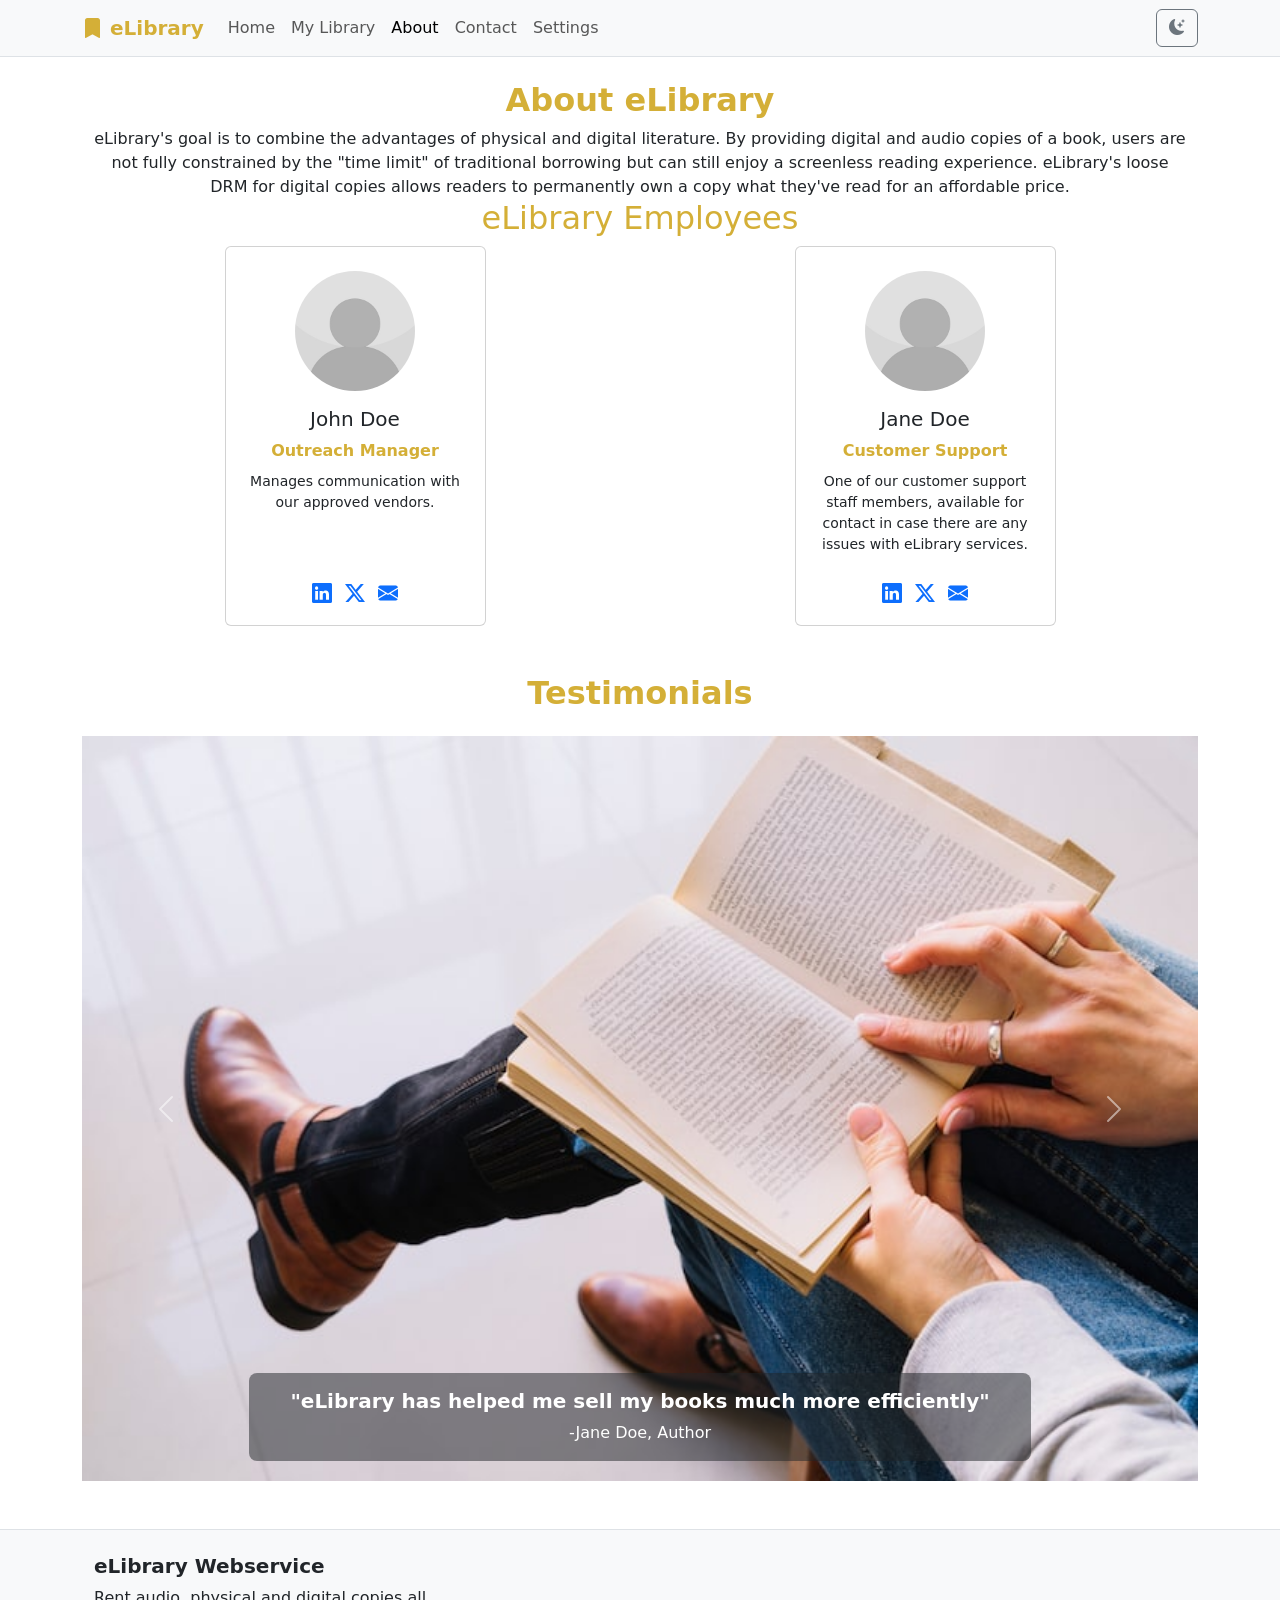
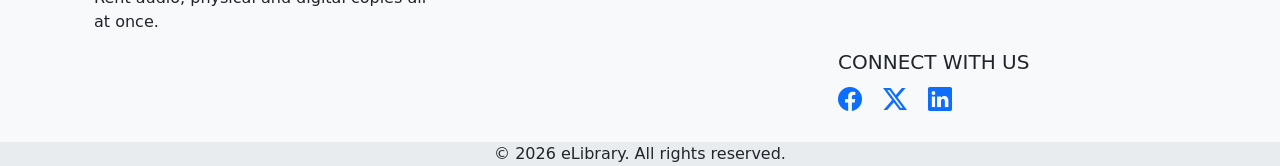
<file: about.html>
<!DOCTYPE html>
<html lang="en" data-bs-theme="light">
<head>
    <meta charset="UTF-8">
    <meta name="viewport" content="width=device-width, initial-scale=1.0">
    <meta name="description" content="A comprehensive task management application.">
    <title>About - eLibrary</title> <!-- CHANGE THIS PER PAGE -->

    <!-- CSS -->
    <link href="https://cdn.jsdelivr.net/npm/bootstrap@5.3.2/dist/css/bootstrap.min.css" rel="stylesheet">
    <link href="https://cdn.jsdelivr.net/npm/bootstrap-icons@1.11.1/font/bootstrap-icons.css" rel="stylesheet">
    <link rel="stylesheet" href="css/style.css">

    <!-- Scripts -->
    <script src="https://cdn.jsdelivr.net/npm/bootstrap@5.3.2/dist/js/bootstrap.bundle.min.js" defer></script>
    <script src="https://code.jquery.com/jquery-3.7.1.min.js" defer></script>
    <script src="js/main.js" defer></script>
</head>
<body>

    <!-- Header will be injected here by JavaScript -->
    <div id="header-placeholder"></div>

    <!-- ================= MAIN CONTENT ================= -->
    <main class="container my-4">
        <section class="text-center mb-5">
            <div class="container">
                <h2 class="fw-bold text-primary">About eLibrary</h2>
                <p1>eLibrary's goal is to combine the advantages of physical and digital literature. By providing digital and audio copies of a book, users are not fully constrained by the "time limit" of traditional borrowing but can still enjoy a screenless reading experience. eLibrary's loose DRM for digital copies allows readers to permanently own a copy what they've read for an affordable price.</p1>
            </div>
        <section class="mb-5">
            <h2 class="text-center text-primary">eLibrary Employees</h2>
            <div class="row g-4">
                <!-- Employee Card (copy/paste to add more employees) -->
                <div class="col-md-6 col-lg-3 mx-auto">
                    <div class="card h-100 text-center">
                        <img src="assets/images/default-profile-picture.jpg" class="card-img-top rounded-circle mx-auto mt-4" style="width: 120px; height: 120px; object-fit: cover;" alt="Profile picture">
                        <div class="card-body">
                            <h5 class="card-title">John Doe</h5>
                            <p class="text-primary fw-bold mb-2">Outreach Manager</p>
                            <p class="card-text small">Manages communication with our approved vendors.</p>
                        </div>
                        <div class="card-footer bg-transparent border-0 pb-3">
                            <a href="#" class="text-decoration-none me-2" aria-label="LinkedIn"><i class="bi bi-linkedin fs-5"></i></a>
                            <a href="#" class="text-decoration-none me-2" aria-label="Twitter"><i class="bi bi-twitter-x fs-5"></i></a>
                            <a href="mailto:sarah@taskmaster.com" class="text-decoration-none" aria-label="Email"><i class="bi bi-envelope-fill fs-5"></i></a>
                        </div>
                    </div>
                </div>
                <!-- End of card -->

                <!-- Employee Card (copy/paste to add more employees) -->
                <div class="col-md-6 col-lg-3 mx-auto">
                    <div class="card h-100 text-center">
                        <img src="assets/images/default-profile-picture.jpg" class="card-img-top rounded-circle mx-auto mt-4" style="width: 120px; height: 120px; object-fit: cover;" alt="Profile picture">
                        <div class="card-body">
                            <h5 class="card-title">Jane Doe</h5>
                            <p class="text-primary fw-bold mb-2">Customer Support</p>
                            <p class="card-text small">One of our customer support staff members, available for contact in case there are any issues with eLibrary services.</p>
                        </div>
                        <div class="card-footer bg-transparent border-0 pb-3">
                            <a href="#" class="text-decoration-none me-2" aria-label="LinkedIn"><i class="bi bi-linkedin fs-5"></i></a>
                            <a href="#" class="text-decoration-none me-2" aria-label="Twitter"><i class="bi bi-twitter-x fs-5"></i></a>
                            <a href="mailto:sarah@taskmaster.com" class="text-decoration-none" aria-label="Email"><i class="bi bi-envelope-fill fs-5"></i></a>
                        </div>
                    </div>
                </div>
                <!-- End of card -->
            </div>
        </section>
        <section class="mb-5">
            <h2 class="text-center fw-bold text-primary mb-4">Testimonials</h2>
            <div id="testimonialCarousel" class="carousel slide" data-bs-ride="carousel">
                <div class="carousel-inner">
                    <!-- Active carousel item -->
                    <div class="carousel-item active">
                        <img src="assets/images/testimonial1.jpg" class="d-block w-100" alt="Testimonial 1">
                        <div class="carousel-caption bg-dark bg-opacity-50 rounded-3 p-3">
                            <h5 class="text-white fw-bold">"eLibrary has helped me sell my books much more efficiently"</h5>
                            <p class="text-white mb-0">-Jane Doe, Author</p>
                        </div>
                    </div>
                    
                    <!-- Carousel item -->
                    <div class="carousel-item">
                        <img src="assets/images/testimonial2.jpg" class="d-block w-100" alt="Testimonial 2">
                        <div class="carousel-caption bg-dark bg-opacity-50 rounded-3 p-3">
                            <h5 class="text-white fw-bold">"I can always access my engineering resources even after I've studied them thanks to eLibrary"</h5>
                            <p class="text-white mb-0">-John Doe, Engineer</p>
                        </div>
                    </div>
                </div>

                <!-- Carousel Controls -->
                <button class="carousel-control-prev" type="button" data-bs-target="#testimonialCarousel" data-bs-slide="prev">
                    <span class="carousel-control-prev-icon" aria-hidden="true"></span>
                    <span class="visually-hidden">Previous</span>
                </button>
                <button class="carousel-control-next" type="button" data-bs-target="#testimonialCarousel" data-bs-slide="next">
                    <span class="carousel-control-next-icon" aria-hidden="true"></span>
                    <span class="visually-hidden">Next</span>
                </button>
            </div>
        </section>
    </main>

    <!-- Footer will be injected here by JavaScript -->
    <div id="footer-placeholder"></div>

</body>
</html>
</file>
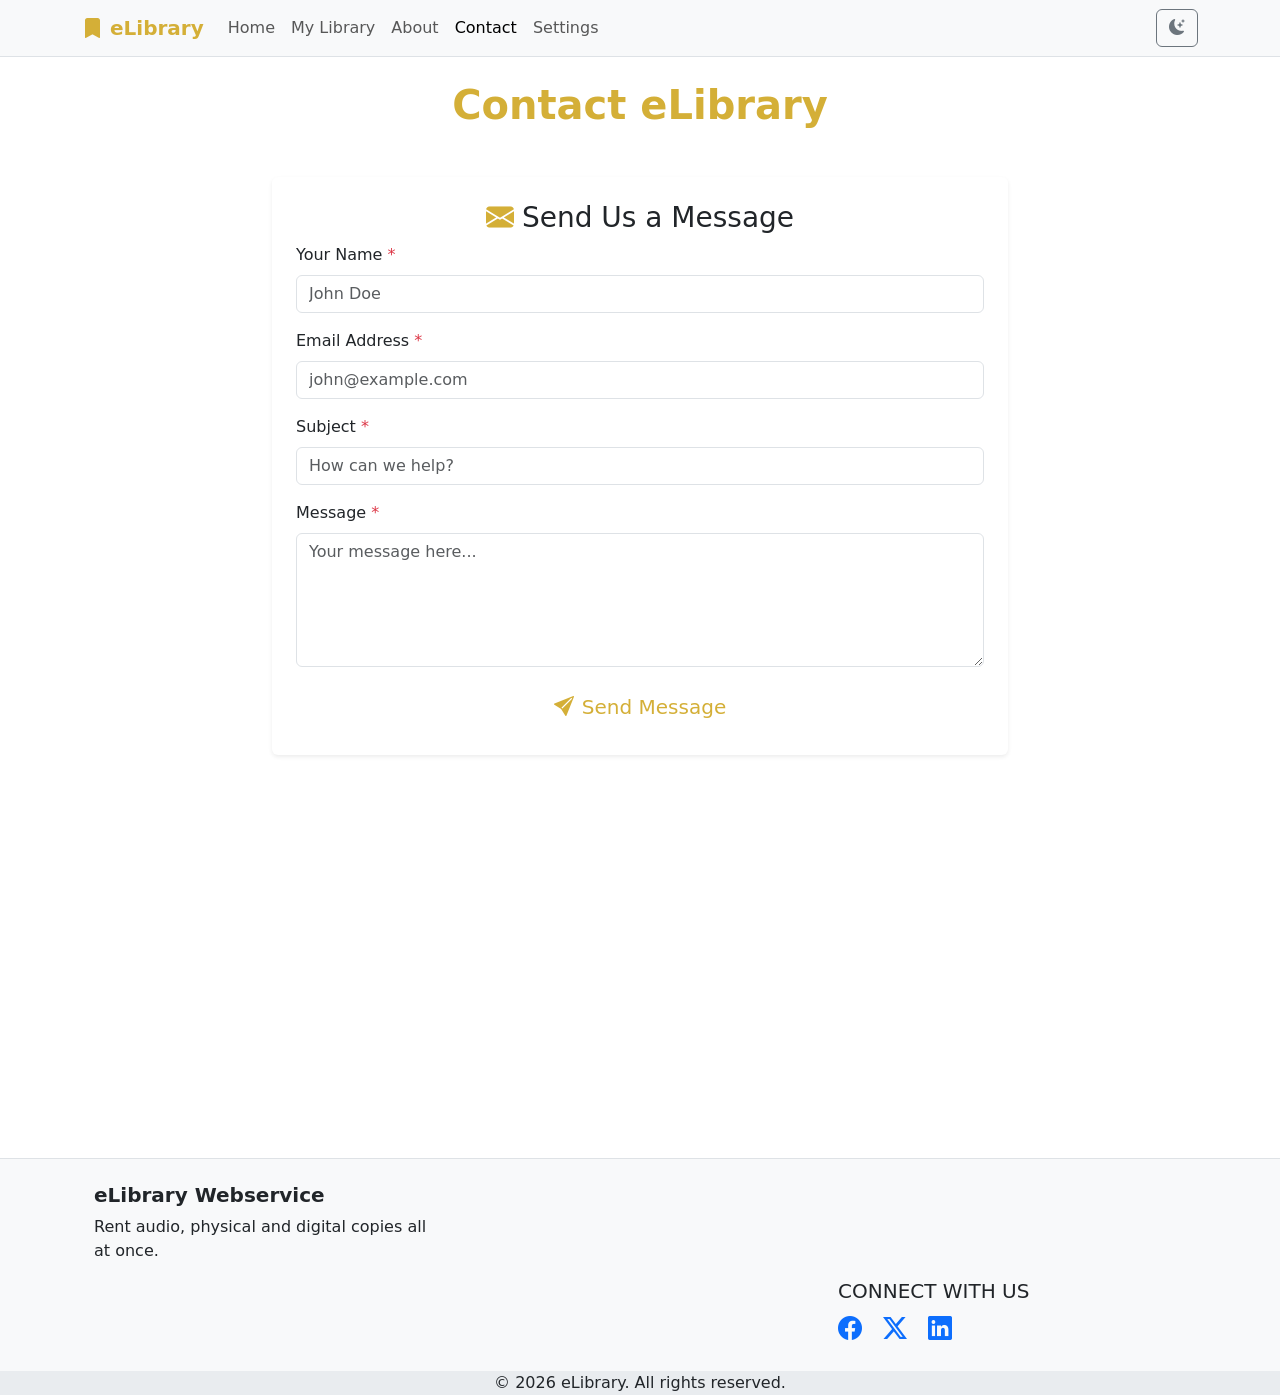
<file: contact.html>
<!DOCTYPE html>
<html lang="en" data-bs-theme="light">
<head>
    <meta charset="UTF-8">
    <meta name="viewport" content="width=device-width, initial-scale=1.0">
    <meta name="description" content="A comprehensive task management application.">
    <title>Contact - eLibrary</title> <!-- CHANGE THIS PER PAGE -->

    <!-- CSS -->
    <link href="https://cdn.jsdelivr.net/npm/bootstrap@5.3.2/dist/css/bootstrap.min.css" rel="stylesheet">
    <link href="https://cdn.jsdelivr.net/npm/bootstrap-icons@1.11.1/font/bootstrap-icons.css" rel="stylesheet">
    <link rel="stylesheet" href="css/style.css">

    <!-- Scripts -->
    <script src="https://cdn.jsdelivr.net/npm/bootstrap@5.3.2/dist/js/bootstrap.bundle.min.js" defer></script>
    <script src="https://code.jquery.com/jquery-3.7.1.min.js" defer></script>
    <script src="js/main.js" defer></script>
    <script src="js/contact.js" defer></script>
</head>
<body>

    <!-- Header will be injected here by JavaScript -->
    <div id="header-placeholder"></div>

    <!-- ================= MAIN CONTENT ================= -->
    <main class="container my-4">
        <section class="text-center mb-5">
            <h1 class="fw-bold text-primary">Contact eLibrary</h1>
        </section>
        <section class="mb-5">
            <div class="row justify-content-center">
                <div class="col-lg-8">
                    <div class="card border-0 shadow-sm">
                        <div class="card-body p-4">
                            <h3 class="text-center"><i class="bi bi-envelope-fill text-primary me-2"></i>Send Us a Message</h3>
                            <form id="contactForm" novalidate>
                                <div class="mb-3">
                                    <label for="contactName" class="form-label">Your Name <span class="text-danger">*</span></label>
                                    <input type="text" class="form-control" id="contactName" placeholder="John Doe" required>
                                    <div class="invalid-feedback">Please enter your name.</div>
                                </div>
                                <div class="mb-3">
                                    <label for="contactEmail" class="form-label">Email Address <span class="text-danger">*</span></label>
                                    <input type="email" class="form-control" id="contactEmail" placeholder="john@example.com" required>
                                    <div class="invalid-feedback">Please enter a valid email address.</div>
                                </div>
                                <div class="mb-3">
                                    <label for="contactSubject" class="form-label">Subject <span class="text-danger">*</span></label>
                                    <input type="text" class="form-control" id="contactSubject" placeholder="How can we help?" required>
                                    <div class="invalid-feedback">Please enter a subject.</div>
                                </div>
                                <div class="mb-3">
                                    <label for="contactMessage" class="form-label">Message <span class="text-danger">*</span></label>
                                    <textarea class="form-control" id="contactMessage" rows="5" placeholder="Your message here..." required></textarea>
                                    <div class="invalid-feedback">Please enter your message.</div>
                                </div>
                                <button type="submit" class="btn text-primary btn-lg w-100">
                                    <i class="bi bi-send-fill me-2"></i>Send Message
                                </button>
                            </form>
                        </div>
                    </div>
                </div>
            </div>
        </section>
        <section class="mb-5">
            <iframe 
                src="https://www.google.com/maps/embed?pb=!1m18!1m12!1m3!1d3453.123456789!2d29.9081!3d31.2089!2m3!1f0!2f0!3f0!3m2!1i1024!2i768!4f13.1!3m3!1m2!1s0x14f5c3b5e5b5e5b5%3A0x5e5b5e5b5e5b5e5b!2sBibliotheca%20Alexandrina!5e0!3m2!1sen!2seg!4v1234567890" 
                width="100%" 
                height="300" 
                style="border:0; border-radius: 0.375rem;">
            </iframe>
        </section>
    </main>

    <!-- Footer will be injected here by JavaScript -->
    <div id="footer-placeholder"></div>

</body>
</html>
</file>
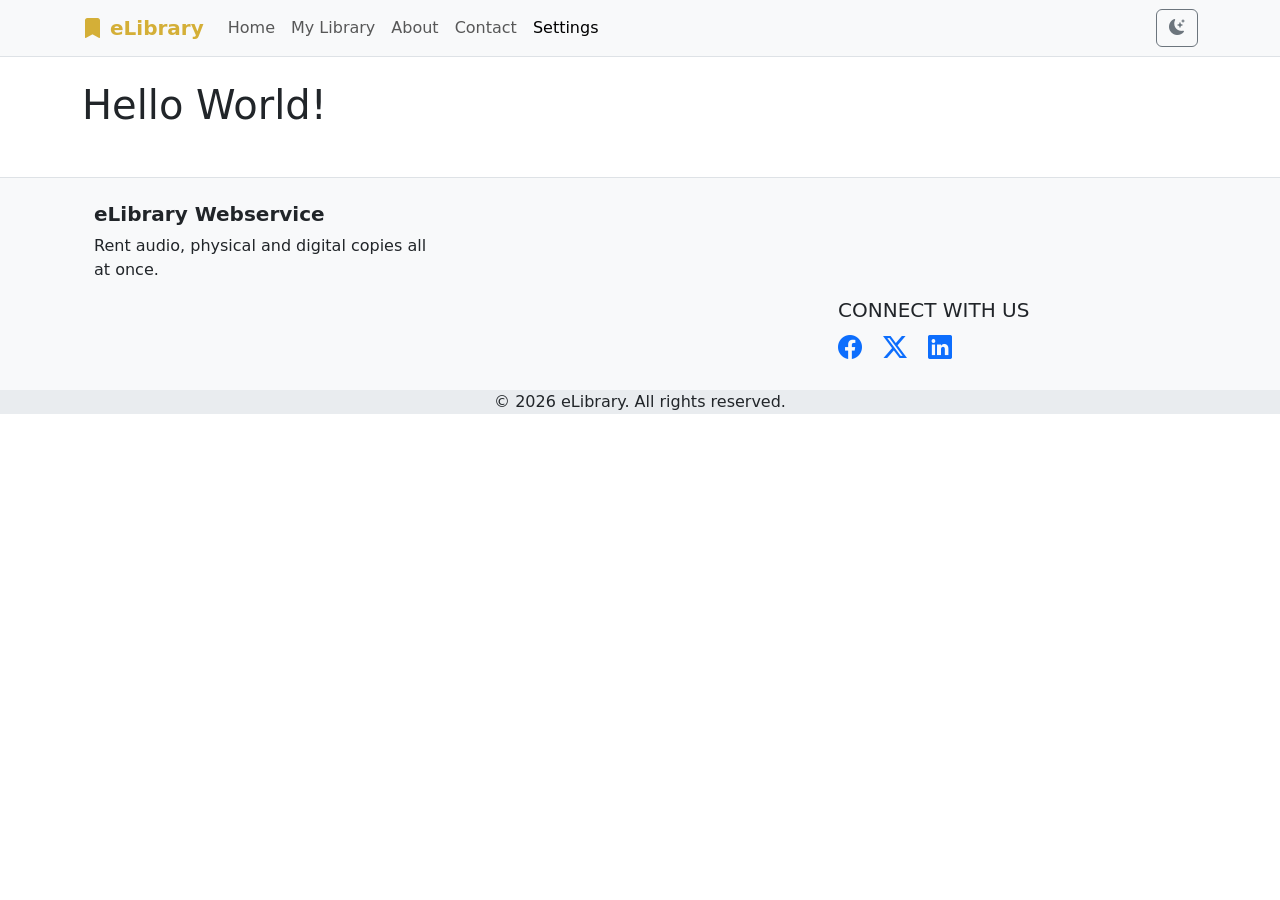
<file: settings.html>
<!DOCTYPE html>
<html lang="en" data-bs-theme="light">
<head>
    <meta charset="UTF-8">
    <meta name="viewport" content="width=device-width, initial-scale=1.0">
    <meta name="description" content="A comprehensive task management application.">
    <title>Settings - eLibrary</title> <!-- CHANGE THIS PER PAGE -->

    <!-- CSS -->
    <link href="https://cdn.jsdelivr.net/npm/bootstrap@5.3.2/dist/css/bootstrap.min.css" rel="stylesheet">
    <link href="https://cdn.jsdelivr.net/npm/bootstrap-icons@1.11.1/font/bootstrap-icons.css" rel="stylesheet">
    <link rel="stylesheet" href="css/style.css">

    <!-- Scripts -->
    <script src="https://cdn.jsdelivr.net/npm/bootstrap@5.3.2/dist/js/bootstrap.bundle.min.js" defer></script>
    <script src="https://code.jquery.com/jquery-3.7.1.min.js" defer></script>
    <script src="js/main.js" defer></script>
</head>
<body>

    <!-- Header will be injected here by JavaScript -->
    <div id="header-placeholder"></div>

    <!-- ================= MAIN CONTENT ================= -->
    <main class="container my-4">
        <h1>Hello World!</h1>
    </main>

    <!-- Footer will be injected here by JavaScript -->
    <div id="footer-placeholder"></div>

</body>
</html>
</file>
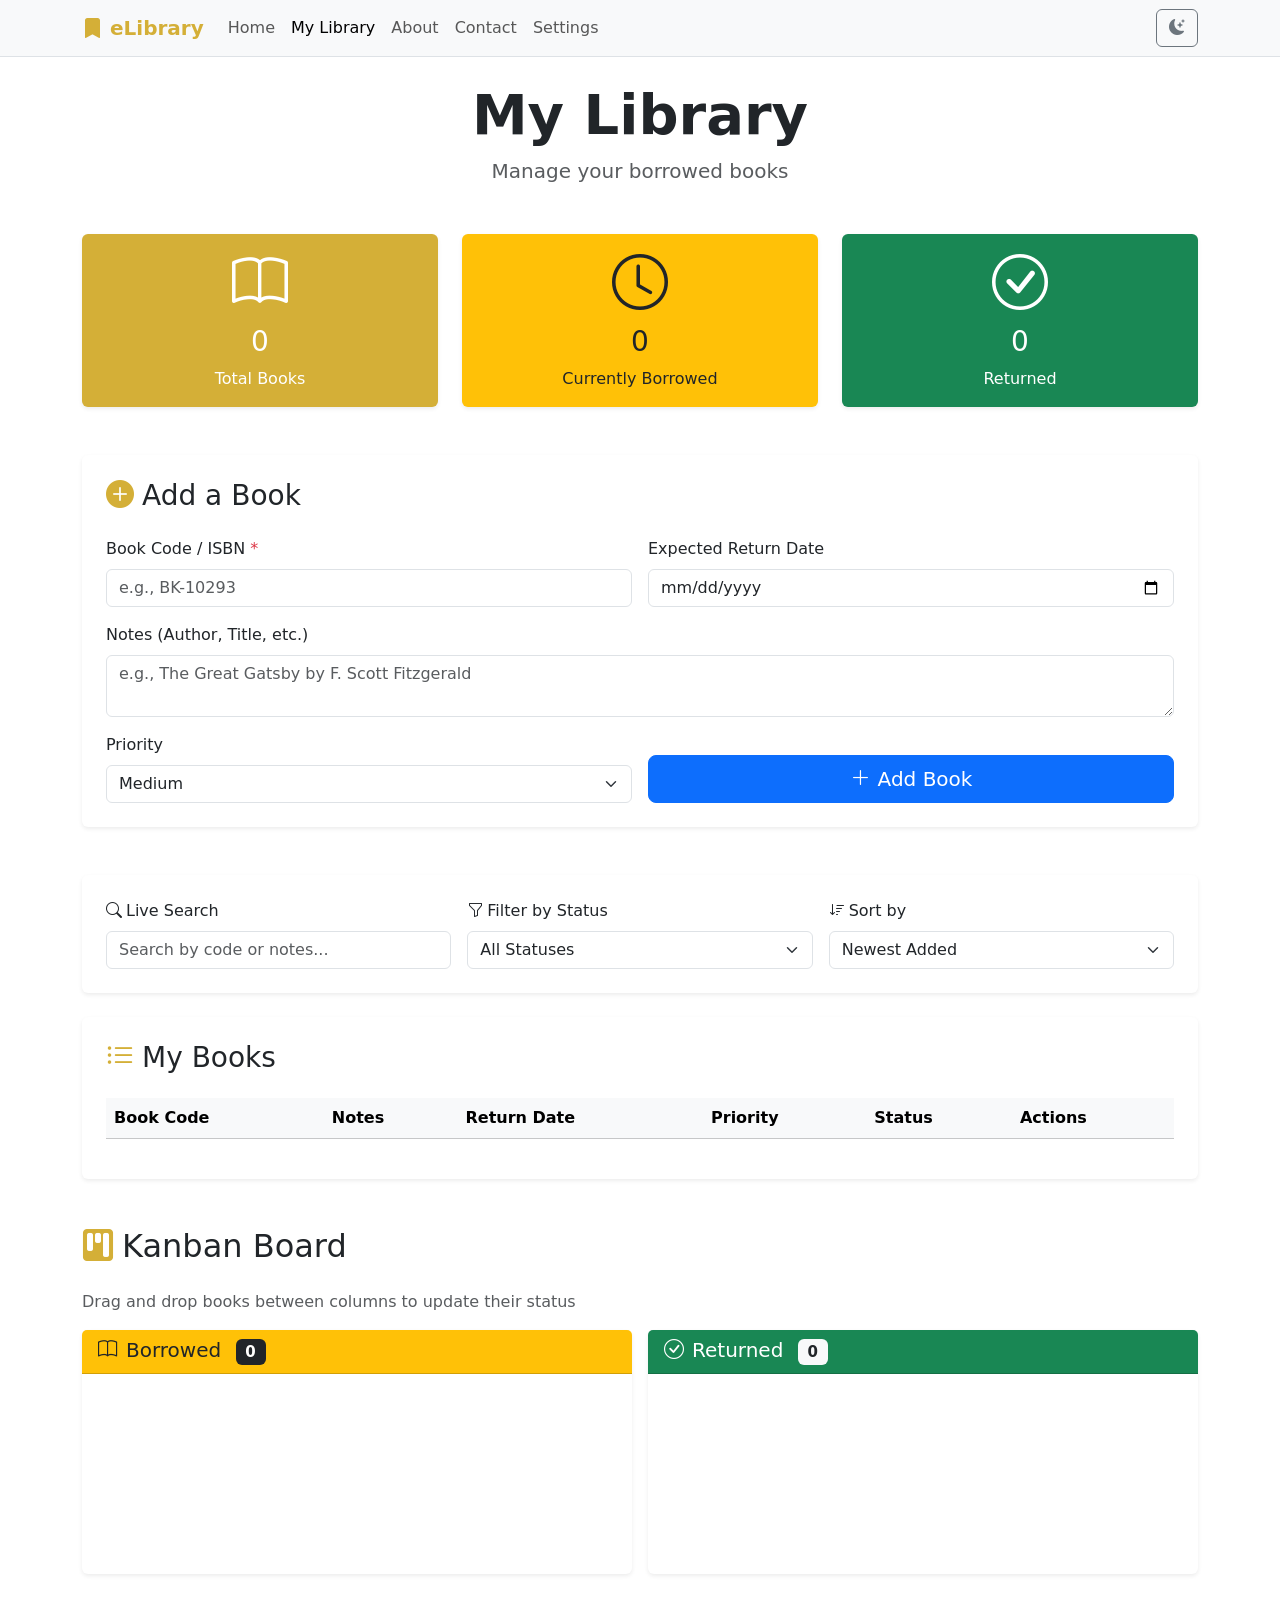
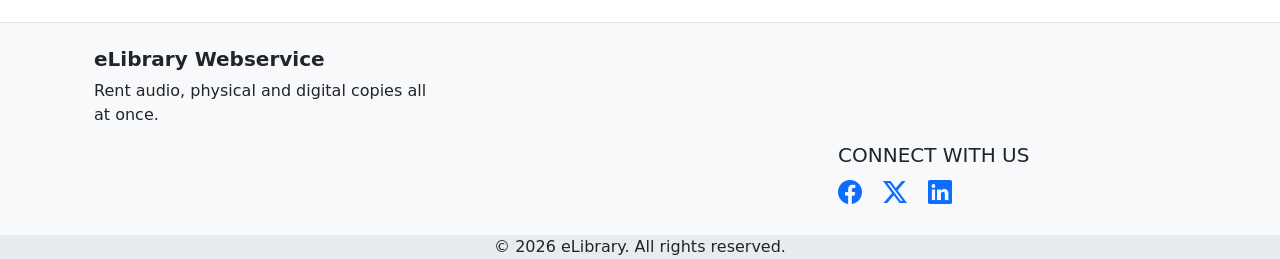
<file: tasks.html>
<!DOCTYPE html>
<html lang="en" data-bs-theme="light">
<head>
    <meta charset="UTF-8">
    <meta name="viewport" content="width=device-width, initial-scale=1.0">
    <meta name="description" content="An application for managing and downloading e-books.">
    <title>My Library - eLibrary</title> <!-- CHANGE THIS PER PAGE -->

    <!-- CSS -->
    <link href="https://cdn.jsdelivr.net/npm/bootstrap@5.3.2/dist/css/bootstrap.min.css" rel="stylesheet">
    <link href="https://cdn.jsdelivr.net/npm/bootstrap-icons@1.11.1/font/bootstrap-icons.css" rel="stylesheet">
    <link rel="stylesheet" href="css/style.css">

    <!-- Scripts -->
    <script src="https://cdn.jsdelivr.net/npm/bootstrap@5.3.2/dist/js/bootstrap.bundle.min.js" defer></script>
    <script src="https://code.jquery.com/jquery-3.7.1.min.js" defer></script>
    <script src="js/main.js" defer></script>
    <script src="js/tasks.js" defer></script>
</head>
<body>

    <!-- Header will be injected here by JavaScript -->
    <div id="header-placeholder"></div>

    <!-- ================= MAIN CONTENT ================= -->
    <main class="container my-4">
        
        <!-- Page Title -->
        <section class="text-center mb-5">
            <h1 class="display-4 fw-bold">My Library</h1>
            <p class="lead text-muted">Manage your borrowed books</p>
        </section>

        <!-- Summary Cards -->
        <section class="mb-5">
            <div class="row g-4">
                <div class="col-md-4">
                    <div class="card border-0 shadow-sm bg-primary text-white">
                        <div class="card-body text-center">
                            <i class="bi bi-book display-4"></i>
                            <h3 class="mt-2" id="total">0</h3>
                            <p class="mb-0">Total Books</p>
                        </div>
                    </div>
                </div>
                <div class="col-md-4">
                    <div class="card border-0 shadow-sm bg-warning text-dark">
                        <div class="card-body text-center">
                            <i class="bi bi-clock display-4"></i>
                            <h3 class="mt-2" id="pendingBooks">0</h3>
                            <p class="mb-0">Currently Borrowed</p>
                        </div>
                    </div>
                </div>
                <div class="col-md-4">
                    <div class="card border-0 shadow-sm bg-success text-white">
                        <div class="card-body text-center">
                            <i class="bi bi-check-circle display-4"></i>
                            <h3 class="mt-2" id="returnedBooks">0</h3>
                            <p class="mb-0">Returned</p>
                        </div>
                    </div>
                </div>
            </div>
        </section>

        <!-- Add Book Form -->
        <section class="mb-5">
            <div class="card border-0 shadow-sm">
                <div class="card-body p-4">
                    <h3 class="mb-4"><i class="bi bi-plus-circle-fill text-primary me-2"></i>Add a Book</h3>
                    <form id="bookForm">
                        <div class="row g-3">
                            <div class="col-md-6">
                                <label for="bookCode" class="form-label">Book Code / ISBN <span class="text-danger">*</span></label>
                                <input type="text" class="form-control" id="bookCode" placeholder="e.g., BK-10293" required>
                            </div>
                            <div class="col-md-6">
                                <label for="returnDate" class="form-label">Expected Return Date</label>
                                <input type="date" class="form-control" id="returnDate">
                            </div>
                            <div class="col-12">
                                <label for="userNotes" class="form-label">Notes (Author, Title, etc.)</label>
                                <textarea class="form-control" id="userNotes" rows="2" placeholder="e.g., The Great Gatsby by F. Scott Fitzgerald"></textarea>
                            </div>
                            <div class="col-md-6">
                                <label for="bookPriority" class="form-label">Priority</label>
                                <select class="form-select" id="bookPriority">
                                    <option value="low">Low</option>
                                    <option value="medium" selected>Medium</option>
                                    <option value="high">High</option>
                                </select>
                            </div>
                            <div class="col-md-6 d-flex align-items-end">
                                <button type="submit" class="btn btn-primary btn-lg w-100">
                                    <i class="bi bi-plus-lg me-2"></i>Add Book
                                </button>
                            </div>
                        </div>
                    </form>
                </div>
            </div>
        </section>
        <!-- Filters and Search -->
        <section class="mb-4">
            <div class="card border-0 shadow-sm">
                <div class="card-body p-4">
                    <div class="row g-3">
                        <div class="col-md-4">
                            <label for="searchBook" class="form-label"><i class="bi bi-search me-1"></i>Live Search</label>
                            <input type="text" class="form-control" id="searchBook" placeholder="Search by code or notes...">
                        </div>
                        <div class="col-md-4">
                            <label for="filterStatus" class="form-label"><i class="bi bi-funnel me-1"></i>Filter by Status</label>
                            <select class="form-select" id="filterStatus">
                                <option value="all" selected>All Statuses</option>
                                <option value="borrowed">Currently Borrowed</option>
                                <option value="returned">Returned</option>
                            </select>
                        </div>
                        <div class="col-md-4">
                            <label for="sortBy" class="form-label"><i class="bi bi-sort-down me-1"></i>Sort by</label>
                            <select class="form-select" id="sortBy">
                                <option value="newest" selected>Newest Added</option>
                                <option value="oldest">Oldest Added</option>
                                <option value="returnDate">Expected Return Date</option>
                                <option value="priority">Priority (High to Low)</option>
                            </select>
                        </div>
                    </div>
                </div>
            </div>
        </section>
        <!-- Book Table -->
        <section class="mb-5">
            <div class="card border-0 shadow-sm">
                <div class="card-body p-4">
                    <h3 class="mb-4"><i class="bi bi-list-ul text-primary me-2"></i>My Books</h3>
                    <div class="table-responsive">
                        <table class="table table-hover align-middle">
                            <thead class="table-light">
                                <tr>
                                    <th>Book Code</th>
                                    <th>Notes</th>
                                    <th>Return Date</th>
                                    <th>Priority</th>
                                    <th>Status</th>
                                    <th>Actions</th>
                                </tr>
                            </thead>
                            <tbody id="bookTableBody">
                                <!-- Rows will be injected here by JavaScript -->
                            </tbody>
                        </table>
                    </div>
                </div>
            </div>
        </section>
        <!-- Kanban Board -->
        <section class="mb-5">
            <h2 class="mb-4"><i class="bi bi-kanban-fill text-primary me-2"></i>Kanban Board</h2>
            <p class="text-muted mb-3">Drag and drop books between columns to update their status</p>
            <div class="row g-3">
                <!-- Column 1: Borrowed -->
                <div class="col-md-6">
                    <div class="card border-0 shadow-sm">
                        <div class="card-header bg-warning text-dark">
                            <h5 class="mb-0">
                                <i class="bi bi-book me-2"></i>Borrowed 
                                <span class="badge bg-dark ms-2" id="count-borrowed">0</span>
                            </h5>
                        </div>
                        <div class="card-body kanban-column" id="kanban-borrowed" style="min-height: 200px;">
                            <!-- Books will be added here dynamically -->
                        </div>
                    </div>
                </div>
                
                <!-- Column 2: Returned -->
                <div class="col-md-6">
                    <div class="card border-0 shadow-sm">
                        <div class="card-header bg-success text-white">
                            <h5 class="mb-0">
                                <i class="bi bi-check-circle me-2"></i>Returned 
                                <span class="badge bg-light text-dark ms-2" id="count-returned">0</span>
                            </h5>
                        </div>
                        <div class="card-body kanban-column" id="kanban-returned" style="min-height: 200px;">
                            <!-- Books will be added here dynamically -->
                        </div>
                    </div>
                </div>
            </div>
        </section>

    </main>

    <!-- Footer will be injected here by JavaScript -->
    <div id="footer-placeholder"></div>

    <!-- ================= EDIT BOOK MODAL ================= -->
    <div class="modal fade" id="editBookModal" tabindex="-1" aria-labelledby="editBookModalLabel" aria-hidden="true">
        <div class="modal-dialog">
            <div class="modal-content">
                <div class="modal-header bg-primary text-white">
                    <h5 class="modal-title" id="editBookModalLabel"><i class="bi bi-pencil-square me-2"></i>Edit Book</h5>
                    <button type="button" class="btn-close btn-close-white" data-bs-dismiss="modal" aria-label="Close"></button>
                </div>
                <div class="modal-body">
                    <!-- Hidden field to store the book ID -->
                    <input type="hidden" id="editBookId">
                    
                    <div class="mb-3">
                        <label for="editBookCode" class="form-label">Book Code / ISBN</label>
                        <input type="text" class="form-control" id="editBookCode" required>
                    </div>
                    <div class="mb-3">
                        <label for="editReturnDate" class="form-label">Expected Return Date</label>
                        <input type="date" class="form-control" id="editReturnDate">
                    </div>
                    <div class="mb-3">
                        <label for="editUserNotes" class="form-label">Notes (Author, Title, etc.)</label>
                        <textarea class="form-control" id="editUserNotes" rows="3"></textarea>
                    </div>
                    <div class="mb-3">
                        <label for="editBookPriority" class="form-label">Priority</label>
                        <select class="form-select" id="editBookPriority">
                            <option value="low">Low</option>
                            <option value="medium">Medium</option>
                            <option value="high">High</option>
                        </select>
                    </div>
                </div>
                <div class="modal-footer">
                    <button type="button" class="btn btn-secondary" data-bs-dismiss="modal">Cancel</button>
                    <button type="button" class="btn btn-primary" id="saveEditBookBtn">Save Changes</button>
                </div>
            </div>
        </div>
    </div>
</body>
</html>
</file>
<file: css/style.css>
/* Override bootstrap default colors */
:root {
    --bs-primary: #d4af37;
    --bs-primary-rgb: 212, 175, 55;
}

/* Kanban Board CSS */
.kanban-column {
    transition: background-color 0.2s ease;
}

.kanban-column.drag-over {
    background-color: rgba(13, 110, 253, 0.1);
    border-radius: 0.25rem;
}

.kanban-card {
    background-color: var(--bs-body-bg);
    border: 1px solid var(--bs-border-color);
    border-radius: 0.375rem;
    padding: 0.75rem;
    margin-bottom: 0.5rem;
    cursor: grab;
    transition: transform 0.2s ease, box-shadow 0.2s ease;
}

.kanban-card:hover {
    transform: translateY(-2px);
    box-shadow: 0 4px 8px rgba(0,0,0,0.1);
}

.kanban-card.dragging {
    opacity: 0.5;
    cursor: grabbing;
}

.kanban-card .card-title {
    font-size: 0.95rem;
    font-weight: 600;
    margin-bottom: 0.25rem;
}

.kanban-card .card-text {
    font-size: 0.85rem;
    color: var(--bs-secondary-color);
    margin-bottom: 0.25rem;
}

.kanban-card .small {
    font-size: 0.75rem;
}
</file>
